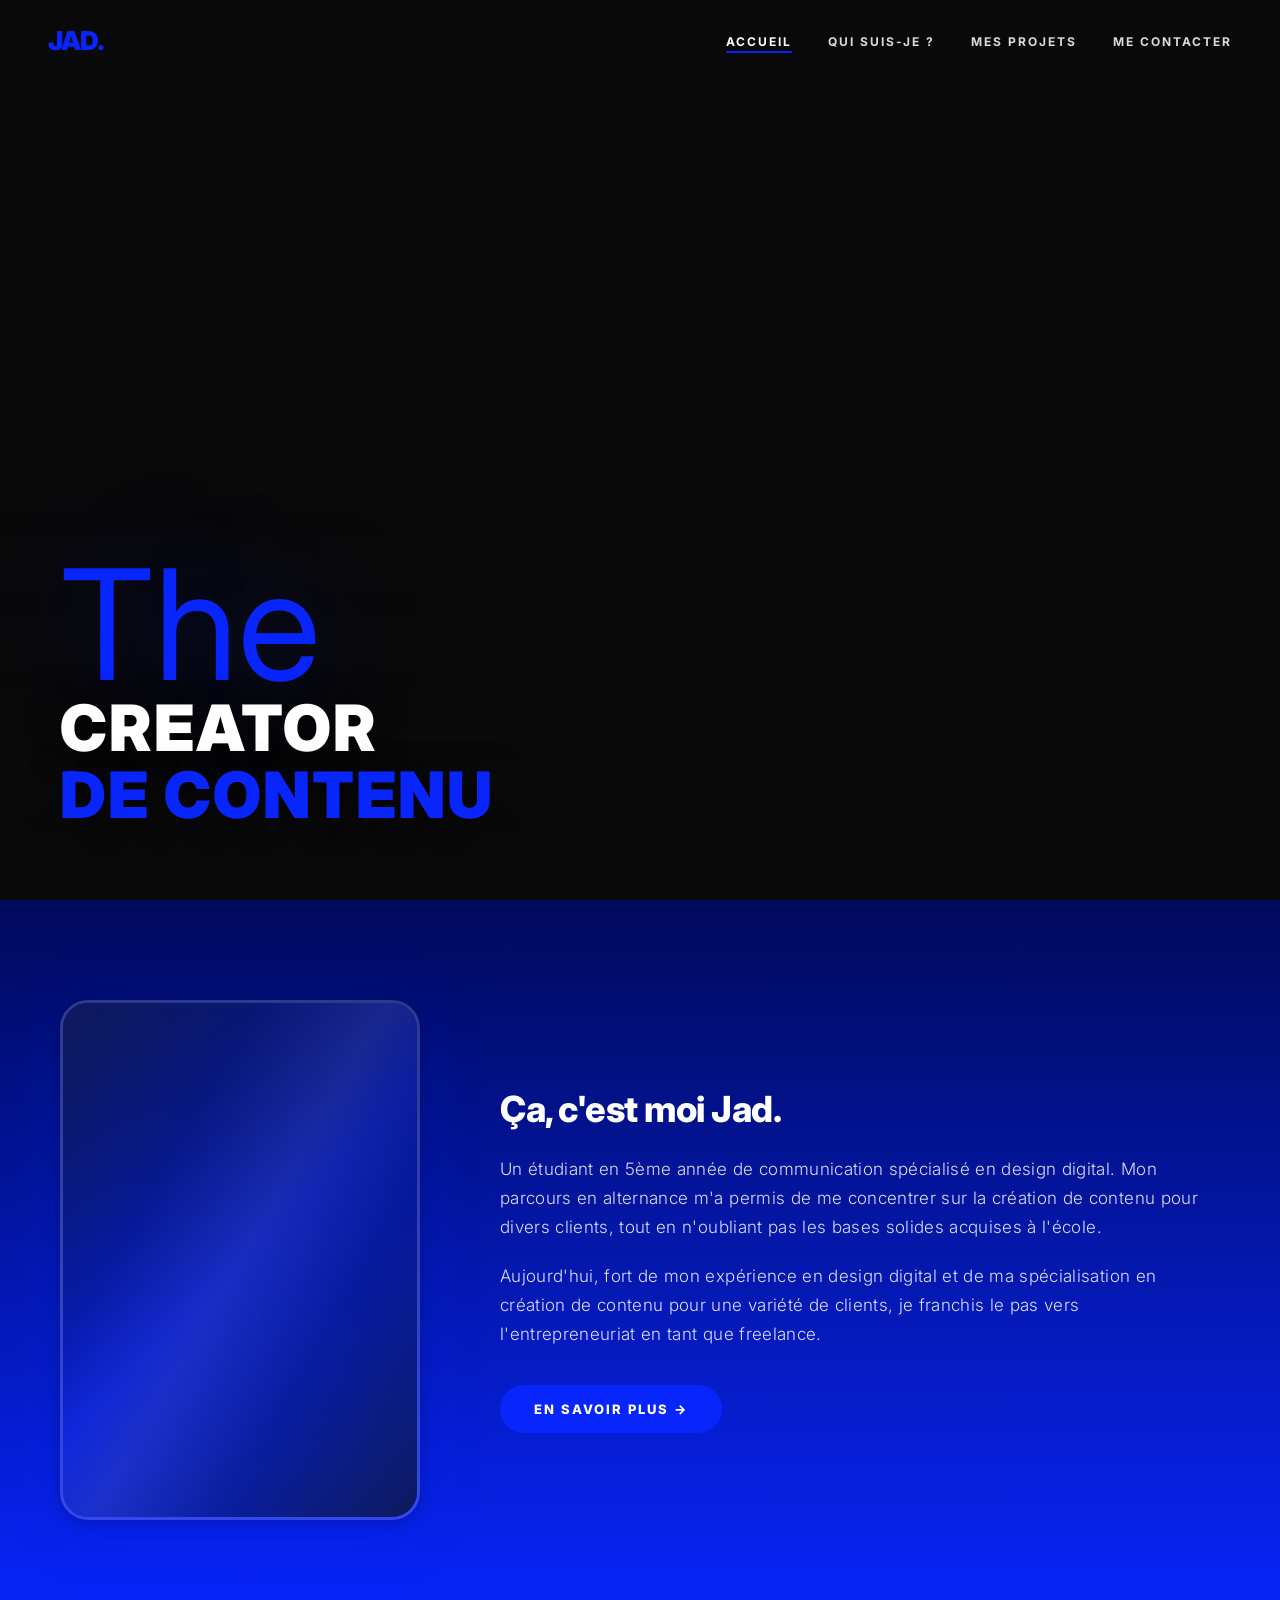
<file: index.html>
<!DOCTYPE html>
<html lang="fr">
<head>
  <meta charset="UTF-8" />
  <meta name="viewport" content="width=device-width, initial-scale=1.0" />
  <title>Jad — CREATor de CONTENU</title>
  <link rel="stylesheet" href="style.css" />
  <link rel="preconnect" href="https://fonts.googleapis.com" />
  <link rel="preconnect" href="https://fonts.gstatic.com" crossorigin />
  <link href="https://fonts.googleapis.com/css2?family=Inter:wght@300;400;700;800;900&display=swap" rel="stylesheet" />
</head>
<body>

  <!-- NAV -->
  <nav class="navbar" id="navbar">
    <div class="nav-logo">JAD.</div>
    <ul class="nav-links">
      <li><a href="index.html" class="active">Accueil</a></li>
      <li><a href="about.html">Qui suis-je ?</a></li>
      <li><a href="projects.html">Mes projets</a></li>
      <li><a href="contact.html">Me contacter</a></li>
    </ul>
  </nav>

  <!-- HERO -->
  <section class="hero">
    <!-- TIKTOK / INSTA EMBED GRID -->
    <div class="hero-grid" id="heroGrid">

      <div class="hero-cell tall" style="--delay:0s">
        <blockquote class="tiktok-embed" cite="https://www.tiktok.com/@tiktok/video/6718335390845095173"
          data-video-id="6718335390845095173" style="max-width:100%;min-width:0;">
          <section></section>
        </blockquote>
      </div>

      <div class="hero-cell" style="--delay:0.08s">
        <blockquote class="instagram-media"
          data-instgrm-permalink="https://www.instagram.com/p/C0000000001/"
          data-instgrm-version="14"
          style="width:100%;">
        </blockquote>
      </div>

      <div class="hero-cell" style="--delay:0.16s">
        <blockquote class="tiktok-embed" cite="https://www.tiktok.com/@tiktok/video/6745656850688466177"
          data-video-id="6745656850688466177" style="max-width:100%;min-width:0;">
          <section></section>
        </blockquote>
      </div>

      <div class="hero-cell tall" style="--delay:0.24s">
        <blockquote class="instagram-media"
          data-instgrm-permalink="https://www.instagram.com/p/C0000000002/"
          data-instgrm-version="14"
          style="width:100%;">
        </blockquote>
      </div>

      <div class="hero-cell" style="--delay:0.32s">
        <blockquote class="tiktok-embed" cite="https://www.tiktok.com/@tiktok/video/6950501452922954501"
          data-video-id="6950501452922954501" style="max-width:100%;min-width:0;">
          <section></section>
        </blockquote>
      </div>

      <div class="hero-cell" style="--delay:0.4s">
        <blockquote class="instagram-media"
          data-instgrm-permalink="https://www.instagram.com/p/C0000000003/"
          data-instgrm-version="14"
          style="width:100%;">
        </blockquote>
      </div>

      <div class="hero-cell tall" style="--delay:0.48s">
        <blockquote class="tiktok-embed" cite="https://www.tiktok.com/@tiktok/video/7106594312292453634"
          data-video-id="7106594312292453634" style="max-width:100%;min-width:0;">
          <section></section>
        </blockquote>
      </div>

      <div class="hero-cell" style="--delay:0.56s">
        <blockquote class="instagram-media"
          data-instgrm-permalink="https://www.instagram.com/p/C0000000004/"
          data-instgrm-version="14"
          style="width:100%;">
        </blockquote>
      </div>

    </div>

    <!-- DARK OVERLAY -->
    <div class="hero-overlay-dark"></div>

    <!-- HERO TEXT -->
    <div class="hero-text">
      <span class="hero-the">The</span>
      <h1 class="hero-title">CREATOR<br /><em>DE CONTENU</em></h1>
    </div>
  </section>

  <!-- ABOUT TEASER -->
  <section class="about-teaser">
    <div class="about-teaser-inner">
      <div class="about-portrait">
        <div class="portrait-frame">
          <div class="ph-img portrait-ph"></div>
        </div>
      </div>
      <div class="about-copy">
        <p class="about-tag">Ça, c'est moi Jad.</p>
        <p class="about-body">Un étudiant en 5ème année de communication spécialisé en design digital. Mon parcours en alternance m'a permis de me concentrer sur la création de contenu pour divers clients, tout en n'oubliant pas les bases solides acquises à l'école.</p>
        <p class="about-body">Aujourd'hui, fort de mon expérience en design digital et de ma spécialisation en création de contenu pour une variété de clients, je franchis le pas vers l'entrepreneuriat en tant que freelance.</p>
        <a href="about.html" class="btn-blue">En savoir plus →</a>
      </div>
    </div>
  </section>

  <!-- TikTok embed script -->
  <script async src="https://www.tiktok.com/embed.js"></script>
  <!-- Instagram embed script -->
  <script async src="//www.instagram.com/embed.js"></script>
  <script src="main.js"></script>
</body>
</html>
</file>
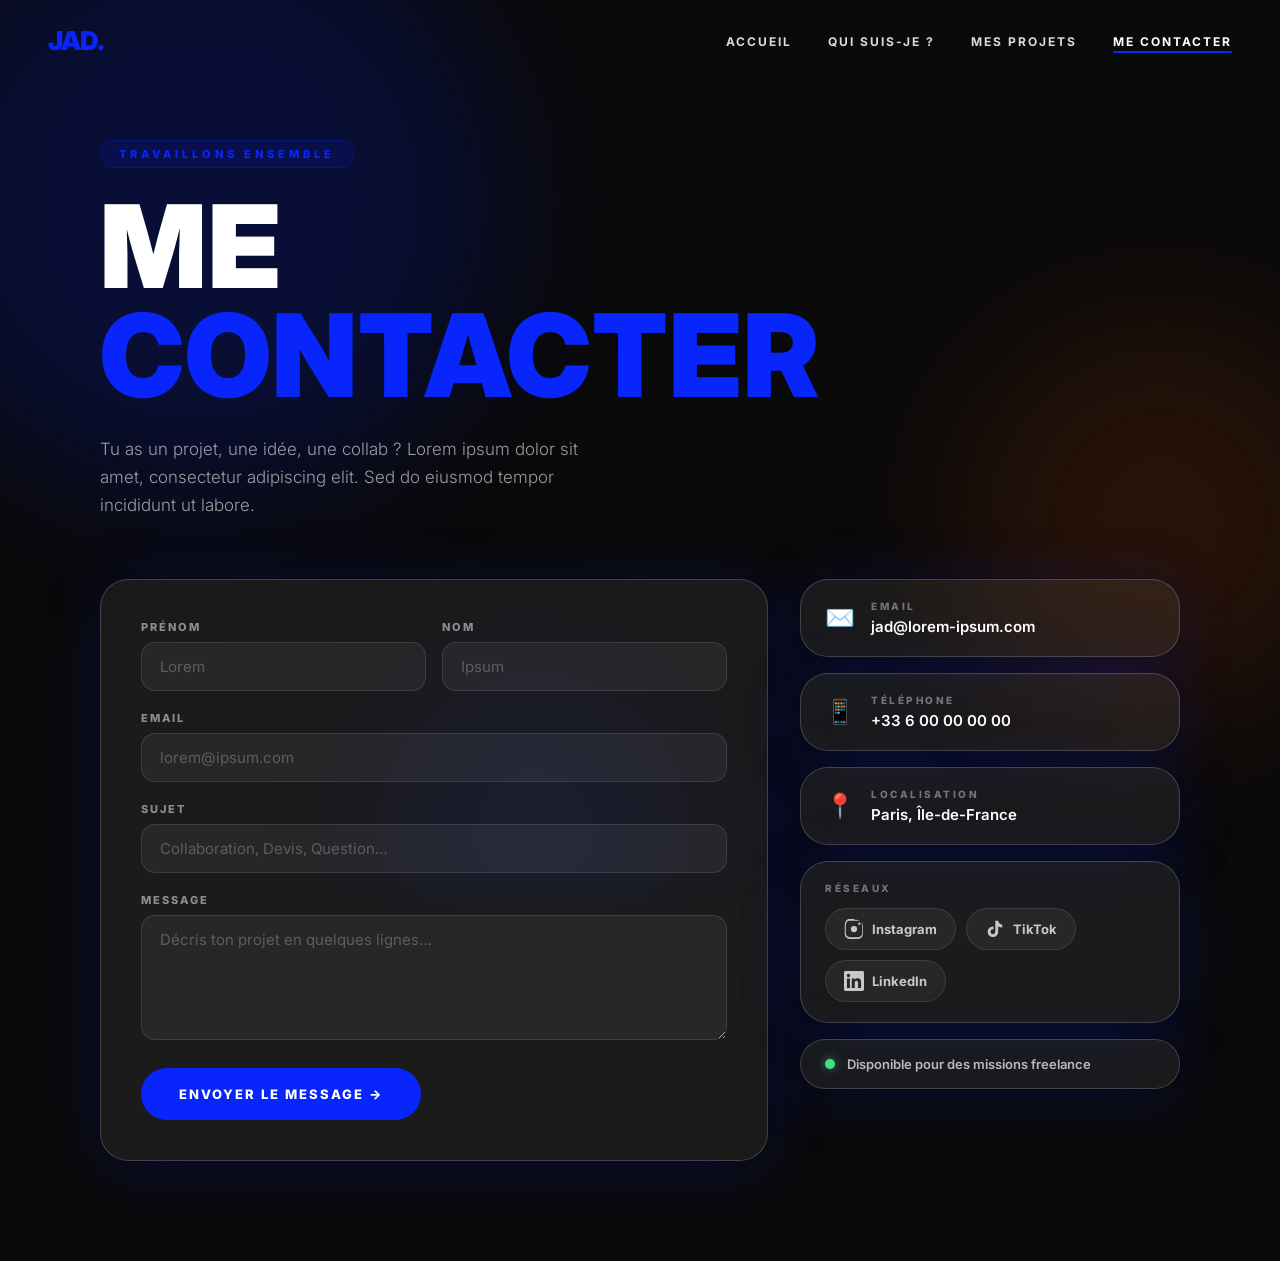
<file: contact.html>
<!DOCTYPE html>
<html lang="fr">
<head>
  <meta charset="UTF-8" />
  <meta name="viewport" content="width=device-width, initial-scale=1.0" />
  <title>Me contacter — Jad</title>
  <link rel="stylesheet" href="style.css" />
  <link href="https://fonts.googleapis.com/css2?family=Inter:wght@300;400;700;800;900&display=swap" rel="stylesheet" />
</head>
<body class="page-contact">

  <nav class="navbar" id="navbar">
    <div class="nav-logo">JAD.</div>
    <ul class="nav-links">
      <li><a href="index.html">Accueil</a></li>
      <li><a href="about.html">Qui suis-je ?</a></li>
      <li><a href="projects.html">Mes projets</a></li>
      <li><a href="contact.html" class="active">Me contacter</a></li>
    </ul>
  </nav>

  <!-- CONTACT BG -->
  <div class="contact-bg">
    <div class="contact-bg-blob blob1"></div>
    <div class="contact-bg-blob blob2"></div>
    <div class="contact-bg-blob blob3"></div>
  </div>

  <main class="contact-main">

    <!-- HEADER -->
    <div class="contact-header">
      <span class="contact-eyebrow">Travaillons ensemble</span>
      <h1 class="contact-title">Me<br/><em>contacter</em></h1>
      <p class="contact-intro">Tu as un projet, une idée, une collab ? Lorem ipsum dolor sit amet, consectetur adipiscing elit. Sed do eiusmod tempor incididunt ut labore.</p>
    </div>

    <!-- GRID -->
    <div class="contact-grid">

      <!-- FORM -->
      <div class="contact-form-wrap glass-panel">
        <form class="contact-form" id="contactForm">
          <div class="form-row">
            <div class="form-group">
              <label for="fname">Prénom</label>
              <input type="text" id="fname" name="fname" placeholder="Lorem" required />
            </div>
            <div class="form-group">
              <label for="lname">Nom</label>
              <input type="text" id="lname" name="lname" placeholder="Ipsum" required />
            </div>
          </div>
          <div class="form-group">
            <label for="email">Email</label>
            <input type="email" id="email" name="email" placeholder="lorem@ipsum.com" required />
          </div>
          <div class="form-group">
            <label for="subject">Sujet</label>
            <input type="text" id="subject" name="subject" placeholder="Collaboration, Devis, Question…" />
          </div>
          <div class="form-group">
            <label for="message">Message</label>
            <textarea id="message" name="message" rows="5" placeholder="Décris ton projet en quelques lignes…" required></textarea>
          </div>
          <button type="submit" class="btn-blue contact-submit">Envoyer le message →</button>
        </form>
      </div>

      <!-- SIDEBAR INFOS -->
      <div class="contact-sidebar">

        <div class="contact-info-card glass-panel">
          <span class="contact-info-icon">✉️</span>
          <div>
            <p class="contact-info-label">Email</p>
            <a href="mailto:jad@lorem-ipsum.com" class="contact-info-val">jad@lorem-ipsum.com</a>
          </div>
        </div>

        <div class="contact-info-card glass-panel">
          <span class="contact-info-icon">📱</span>
          <div>
            <p class="contact-info-label">Téléphone</p>
            <a href="tel:+33600000000" class="contact-info-val">+33 6 00 00 00 00</a>
          </div>
        </div>

        <div class="contact-info-card glass-panel">
          <span class="contact-info-icon">📍</span>
          <div>
            <p class="contact-info-label">Localisation</p>
            <span class="contact-info-val">Paris, Île-de-France</span>
          </div>
        </div>

        <div class="contact-socials glass-panel">
          <p class="contact-info-label">Réseaux</p>
          <div class="socials-row">
            <a href="https://www.instagram.com/" class="social-btn" target="_blank" rel="noopener">
              <svg viewBox="0 0 24 24" fill="currentColor" width="20" height="20"><path d="M12 2.163c3.204 0 3.584.012 4.85.07 1.366.062 2.633.334 3.608 1.308.975.975 1.246 2.242 1.308 3.608.058 1.266.07 1.646.07 4.85s-.012 3.584-.07 4.85c-.062 1.366-.334 2.633-1.308 3.608-.975.975-2.242 1.246-3.608 1.308-1.266.058-1.646.07-4.85.07s-3.584-.012-4.85-.07c-1.366-.062-2.633-.334-3.608-1.308-.975-.975-1.246-2.242-1.308-3.608C2.175 15.584 2.163 15.204 2.163 12s.012-3.584.07-4.85c.062-1.366.334-2.633 1.308-3.608C4.516 2.497 5.783 2.225 7.15 2.163 8.416 2.105 8.796 2.163 12 2.163zm0-2.163c-3.259 0-3.667.014-4.947.072-1.628.074-3.078.558-4.195 1.676C1.741 2.865 1.257 4.315 1.183 5.943.925 7.223.911 7.631.911 12c0 4.369.014 4.777.072 6.057.074 1.628.558 3.078 1.676 4.195 1.117 1.117 2.567 1.602 4.195 1.676 1.28.058 1.688.072 4.947.072s3.667-.014 4.947-.072c1.628-.074 3.078-.558 4.195-1.676 1.117-1.117 1.602-2.567 1.676-4.195.058-1.28.072-1.688.072-4.947s-.014-3.667-.072-4.947c-.074-1.628-.558-3.078-1.676-4.195C19.025 1.741 17.575 1.257 15.947 1.183 14.667.925 14.259.911 12 .911z"/><circle cx="12" cy="12" r="3.75"/><circle cx="18.406" cy="5.594" r="1.44"/></svg>
              Instagram
            </a>
            <a href="https://www.tiktok.com/" class="social-btn" target="_blank" rel="noopener">
              <svg viewBox="0 0 24 24" fill="currentColor" width="20" height="20"><path d="M19.59 6.69a4.83 4.83 0 01-3.77-4.25V2h-3.45v13.67a2.89 2.89 0 01-2.88 2.5 2.89 2.89 0 01-2.89-2.89 2.89 2.89 0 012.89-2.89c.28 0 .54.04.79.1V9.01a6.33 6.33 0 00-.79-.05 6.34 6.34 0 00-6.34 6.34 6.34 6.34 0 006.34 6.34 6.34 6.34 0 006.33-6.34V8.69a8.28 8.28 0 004.84 1.54V6.78a4.85 4.85 0 01-1.07-.09z"/></svg>
              TikTok
            </a>
            <a href="https://www.linkedin.com/" class="social-btn" target="_blank" rel="noopener">
              <svg viewBox="0 0 24 24" fill="currentColor" width="20" height="20"><path d="M20.447 20.452h-3.554v-5.569c0-1.328-.027-3.037-1.852-3.037-1.853 0-2.136 1.445-2.136 2.939v5.667H9.351V9h3.414v1.561h.046c.477-.9 1.637-1.85 3.37-1.85 3.601 0 4.267 2.37 4.267 5.455v6.286zM5.337 7.433a2.062 2.062 0 01-2.063-2.065 2.064 2.064 0 112.063 2.065zm1.782 13.019H3.555V9h3.564v11.452zM22.225 0H1.771C.792 0 0 .774 0 1.729v20.542C0 23.227.792 24 1.771 24h20.451C23.2 24 24 23.227 24 22.271V1.729C24 .774 23.2 0 22.222 0h.003z"/></svg>
              LinkedIn
            </a>
          </div>
        </div>

        <div class="contact-avail glass-panel">
          <span class="avail-dot"></span>
          <span class="avail-text">Disponible pour des missions freelance</span>
        </div>

      </div>
    </div>
  </main>

  <script src="main.js"></script>
</body>
</html>
</file>
<file: style.css>
/* ===========================
   TOKENS
=========================== */
:root {
  --blue: #0825FC;
  --blue-light: rgba(8,37,252,0.42);
  --blue-dark: #00087A;
  --blue-glow: rgba(8,37,252,0.35);
  --orange: #FA5501;
  --orange-light: rgba(245,74,0,0.48);
  --white: #FFFFFF;
  --black: #0A0A0A;
  /* Glass tokens */
  --glass-fill: rgba(8,37,252,0.08);
  --glass-fill-mid: rgba(255,255,255,0.07);
  --glass-fill-strong: rgba(255,255,255,0.11);
  --glass-stroke: rgba(255,255,255,0.18);
  --glass-stroke-soft: rgba(255,255,255,0.10);
  --glass-blur: 18px;
  --radius-card: 28px;
  --radius-pill: 999px;
  --nav-h: 80px;
  --font-display: 'Rockness', 'Inter', cursive;
  --font-head: 'MODERNIZ', 'Inter', sans-serif;
  --font-body: 'Agrandir', 'Inter', sans-serif;
  --shadow-card: 0 4px 48px rgba(0,0,0,0.28);
  --shadow-glass: 0 8px 64px rgba(8,37,252,0.18), 0 2px 16px rgba(0,0,0,0.25);
}

/* ===========================
   RESET
=========================== */
*, *::before, *::after { box-sizing: border-box; margin: 0; padding: 0; }
html { scroll-behavior: smooth; }
body {
  background: var(--black);
  color: var(--white);
  font-family: var(--font-body);
  overflow-x: hidden;
}
a { text-decoration: none; color: inherit; }
ul { list-style: none; }

/* ===========================
   PLACEHOLDER IMAGES
=========================== */
.ph-img {
  width: 100%;
  height: 100%;
  background: linear-gradient(135deg, #0d1a5c 0%, #0825fc33 50%, #0d1a5c 100%);
  border-radius: inherit;
  position: relative;
  overflow: hidden;
}
.ph-img::after {
  content: '';
  position: absolute;
  inset: 0;
  background: linear-gradient(120deg, transparent 30%, rgba(255,255,255,0.08) 50%, transparent 70%);
  animation: shimmer 2.2s infinite;
}
@keyframes shimmer {
  0% { transform: translateX(-100%); }
  100% { transform: translateX(100%); }
}
.orange-ph {
  background: linear-gradient(135deg, #3a1000 0%, #fa550133 50%, #3a1000 100%);
}

/* ===========================
   NAVBAR
=========================== */
.navbar {
  position: fixed;
  top: 0; left: 0; right: 0;
  height: var(--nav-h);
  display: flex;
  align-items: center;
  justify-content: space-between;
  padding: 0 48px;
  z-index: 200;
  background: transparent;
  transition: background 0.4s, backdrop-filter 0.4s, border-color 0.4s;
}
.navbar.scrolled {
  background: rgba(10,10,10,0.72);
  backdrop-filter: blur(var(--glass-blur));
  -webkit-backdrop-filter: blur(var(--glass-blur));
  border-bottom: 1px solid var(--glass-stroke-soft);
}
.nav-logo {
  font-size: 26px;
  font-weight: 900;
  color: var(--blue);
  letter-spacing: -1px;
}
.nav-links {
  display: flex;
  gap: 36px;
}
.nav-links a {
  font-size: 12px;
  font-weight: 700;
  letter-spacing: 2px;
  text-transform: uppercase;
  color: rgba(255,255,255,0.85);
  transition: color 0.2s;
  position: relative;
}
.nav-links a::after {
  content: '';
  position: absolute;
  bottom: -4px; left: 0; right: 0;
  height: 2px;
  background: var(--blue);
  transform: scaleX(0);
  transform-origin: left;
  transition: transform 0.25s ease;
  border-radius: 2px;
}
.nav-links a.active::after,
.nav-links a:hover::after { transform: scaleX(1); }
.nav-links a.active, .nav-links a:hover { color: var(--white); }

/* ===========================
   VIDEO BG
=========================== */
.hero-video-wrap,
.page-hero-video-wrap,
.projects-video-wrap {
  position: absolute;
  inset: 0;
  overflow: hidden;
  z-index: 0;
}
.hero-video {
  width: 100%;
  height: 100%;
  object-fit: cover;
  filter: brightness(0.45);
}
.hero-overlay { position: absolute; inset: 0; background: rgba(8,37,252,0.08); mix-blend-mode: multiply; }
.hero-overlay.dark { background: rgba(0,0,0,0.55); mix-blend-mode: normal; }

/* ===========================
   HERO — ACCUEIL
=========================== */
.hero {
  position: relative;
  width: 100%;
  height: 100vh;
  min-height: 700px;
  overflow: hidden;
  display: flex;
  align-items: flex-end;
  background: var(--black);
}

/* EMBED GRID */
.hero-grid {
  position: absolute;
  inset: 0;
  z-index: 1;
  display: grid;
  grid-template-columns: repeat(4, 1fr);
  grid-auto-rows: 1fr;
  gap: 8px;
  padding: var(--nav-h) 8px 8px;
  pointer-events: none;
  overflow: hidden;
}
.hero-cell {
  border-radius: 18px;
  overflow: hidden;
  animation: fadeUp 0.9s ease both;
  animation-delay: var(--delay);
  pointer-events: none;
  min-height: 0;
}
.hero-cell.tall { grid-row: span 2; }
.hero-cell > blockquote {
  width: 100% !important;
  min-width: 0 !important;
  max-width: 100% !important;
  height: 100% !important;
  margin: 0 !important;
  border: none !important;
  border-radius: 18px !important;
  overflow: hidden !important;
  transform: scale(1.02);
}

/* DARK GRADIENT OVERLAY */
.hero-overlay-dark {
  position: absolute;
  inset: 0;
  z-index: 2;
  background: linear-gradient(
    to bottom,
    rgba(10,10,10,0.45) 0%,
    rgba(10,10,10,0.15) 35%,
    rgba(10,10,10,0.55) 70%,
    rgba(10,10,10,0.92) 100%
  );
  pointer-events: none;
}

/* HERO TEXT */
.hero-text {
  position: relative;
  z-index: 3;
  padding: 0 60px 72px;
  pointer-events: none;
}
.hero-the {
  display: block;
  font-family: var(--font-display);
  font-size: clamp(80px, 12vw, 180px);
  font-weight: 400;
  color: var(--blue);
  line-height: 0.9;
  text-shadow: 0 0 120px var(--blue-glow);
}
.hero-title {
  font-family: var(--font-head);
  font-size: clamp(36px, 5vw, 72px);
  font-weight: 900;
  text-transform: uppercase;
  letter-spacing: 2px;
  color: var(--white);
  line-height: 1.05;
  text-shadow: 0 4px 32px rgba(0,0,0,0.5);
}
.hero-title em {
  font-style: normal;
  color: var(--blue);
}

@keyframes fadeUp {
  from { opacity: 0; transform: translateY(28px); }
  to   { opacity: 1; transform: translateY(0); }
}

/* ===========================
   ABOUT TEASER
=========================== */
.about-teaser {
  background: linear-gradient(180deg, #000a5c 0%, var(--blue) 100%);
  padding: 100px 60px;
}
.about-teaser-inner {
  max-width: 1200px;
  margin: 0 auto;
  display: grid;
  grid-template-columns: 360px 1fr;
  gap: 80px;
  align-items: center;
}
.portrait-frame {
  width: 360px;
  height: 520px;
  border-radius: var(--radius-card);
  overflow: hidden;
  border: 3px solid var(--glass-stroke);
  box-shadow: var(--shadow-glass);
}
.portrait-ph { border-radius: 0; }
.about-tag {
  font-size: 36px;
  font-weight: 800;
  color: var(--white);
  margin-bottom: 24px;
  letter-spacing: -0.5px;
}
.about-body {
  font-size: 17px;
  font-weight: 300;
  color: rgba(255,255,255,0.85);
  line-height: 1.7;
  letter-spacing: 0.02em;
  margin-bottom: 20px;
}

/* ===========================
   BUTTONS
=========================== */
.btn-blue {
  display: inline-block;
  margin-top: 16px;
  padding: 14px 32px;
  background: var(--blue);
  color: var(--white);
  font-weight: 800;
  font-size: 13px;
  letter-spacing: 2px;
  text-transform: uppercase;
  border-radius: var(--radius-pill);
  border: 2px solid transparent;
  transition: background 0.2s, color 0.2s, border-color 0.2s, box-shadow 0.2s;
  cursor: pointer;
  font-family: var(--font-body);
}
.btn-blue:hover {
  background: transparent;
  color: var(--blue);
  border-color: var(--blue);
  box-shadow: 0 0 24px var(--blue-glow);
}
.btn-blue.small { padding: 9px 22px; font-size: 11px; margin-top: 12px; }
.btn-orange {
  display: inline-block;
  margin-top: 16px;
  padding: 14px 32px;
  background: var(--orange);
  color: var(--white);
  font-weight: 800;
  font-size: 13px;
  letter-spacing: 2px;
  text-transform: uppercase;
  border-radius: var(--radius-pill);
  border: 2px solid transparent;
  transition: background 0.2s, color 0.2s, border-color 0.2s;
  cursor: pointer;
  font-family: var(--font-body);
}
.btn-orange.small { padding: 9px 22px; font-size: 11px; margin-top: 12px; }
.btn-orange:hover { background: transparent; color: var(--orange); border-color: var(--orange); }

/* ===========================
   PAGE HERO (about)
=========================== */
.page-about { background: var(--black); }
.page-hero {
  position: relative;
  height: 60vh;
  min-height: 420px;
  display: flex;
  align-items: flex-end;
  background: var(--black);
  overflow: hidden;
}
.page-hero-text { position: relative; z-index: 2; padding: 0 60px 60px; }
.page-eyebrow {
  font-family: var(--font-display);
  font-size: clamp(30px, 5vw, 72px);
  color: var(--blue);
  font-weight: 400;
  line-height: 1;
  margin-bottom: 8px;
}
.page-big-title {
  font-family: var(--font-head);
  font-size: clamp(48px, 7vw, 100px);
  font-weight: 900;
  text-transform: uppercase;
  color: var(--white);
  line-height: 0.95;
  letter-spacing: 1px;
}

/* ===========================
   TIMELINE
=========================== */
.timeline { padding: 0; }

.timeline-block {
  padding: 72px 60px;
  display: grid;
  grid-template-columns: 1fr 1fr;
  gap: 48px;
  align-items: start;
}
.timeline-block.blue {
  background: linear-gradient(160deg, var(--blue-dark) 0%, var(--blue) 100%);
}
.timeline-block.orange {
  background: linear-gradient(160deg, #C43500 0%, var(--orange) 100%);
}

/* LEFT column: age label stacked above text */
.tl-left {
  display: flex;
  flex-direction: column;
  gap: 0;
}

.tl-age {
  font-family: var(--font-display);
  font-size: clamp(52px, 6vw, 96px);
  font-weight: 400;
  color: rgba(255,255,255,0.22);
  line-height: 1;
  white-space: nowrap;
  margin-bottom: 20px;
  letter-spacing: -2px;
}
.tl-age span {
  display: block;
  font-family: var(--font-body);
  font-size: 11px;
  font-weight: 700;
  color: rgba(255,255,255,0.4);
  letter-spacing: 4px;
  text-transform: uppercase;
  margin-top: 4px;
}

.tl-title {
  font-family: var(--font-display);
  font-size: clamp(26px, 3vw, 44px);
  font-weight: 400;
  color: var(--white);
  margin-bottom: 18px;
  line-height: 1.1;
}
.timeline-block.orange .tl-title { color: rgba(255,255,255,0.95); }

.tl-content p {
  font-size: 16px;
  font-weight: 300;
  color: rgba(255,255,255,0.80);
  line-height: 1.7;
  letter-spacing: 0.02em;
}

/* RIGHT column: photo grid */
.tl-photos {
  display: grid;
  grid-template-columns: 1fr 1fr;
  gap: 10px;
}
.tl-photo {
  border-radius: 20px;
  overflow: hidden;
  aspect-ratio: 4/5;
  box-shadow: var(--shadow-card);
}
.tl-photo.tall { grid-row: span 2; }
.tl-photo.wide { grid-column: span 2; aspect-ratio: 16/7; }
.tl-photo .ph-img { border-radius: 0; }

/* ===========================
   PROJECTS PAGE
=========================== */
.projects-video-wrap { position: fixed; inset: 0; z-index: -1; }
.projects-hero {
  position: relative;
  z-index: 1;
  padding: calc(var(--nav-h) + 80px) 60px 60px;
  min-height: 60vh;
  display: flex;
  flex-direction: column;
  justify-content: flex-end;
}
.projects-big-title {
  font-family: var(--font-display);
  font-size: clamp(80px, 14vw, 220px);
  font-weight: 400;
  color: var(--blue);
  line-height: 0.88;
  text-shadow: 0 0 120px var(--blue-glow);
}
.projects-big-title em { font-style: normal; color: var(--white); }
.projects-sub {
  font-size: 13px;
  font-weight: 700;
  letter-spacing: 4px;
  text-transform: uppercase;
  color: rgba(255,255,255,0.5);
  margin-top: 20px;
}

/* GLASS CARDS GRID */
.projects-grid {
  position: relative;
  z-index: 1;
  display: grid;
  grid-template-columns: repeat(2, 1fr);
  gap: 28px;
  padding: 60px;
  background: rgba(10,10,10,0.35);
  backdrop-filter: blur(4px);
}
.glass-card {
  border-radius: var(--radius-card);
  overflow: hidden;
  background: var(--glass-fill-mid);
  border: 1px solid var(--glass-stroke);
  backdrop-filter: blur(var(--glass-blur));
  -webkit-backdrop-filter: blur(var(--glass-blur));
  box-shadow: var(--shadow-glass);
  transition: transform 0.35s cubic-bezier(.22,.68,0,1.2), box-shadow 0.35s;
  cursor: pointer;
}
.glass-card:hover {
  transform: translateY(-6px) scale(1.01);
  box-shadow: 0 24px 80px rgba(8,37,252,0.28), 0 2px 16px rgba(0,0,0,0.3);
  border-color: rgba(8,37,252,0.45);
}
.orange-card:hover { box-shadow: 0 24px 80px rgba(250,85,1,0.28); border-color: rgba(250,85,1,0.4); }

.pcard-thumb {
  position: relative;
  height: 300px;
  overflow: hidden;
  background: rgba(0,0,0,0.4);
  display: flex;
  align-items: center;
  justify-content: center;
}
.pcard-ph { position: absolute; inset: 0; border-radius: 0; }
.pcard-overlay {
  position: absolute;
  inset: 0;
  z-index: 2;
  background: var(--blue-light);
  mix-blend-mode: multiply;
  opacity: 0.7;
}
.orange-overlay { background: var(--orange-light); }
.pcard-play-btn {
  position: relative;
  z-index: 3;
  width: 64px; height: 64px;
  border-radius: 50%;
  background: var(--glass-fill-strong);
  border: 1.5px solid var(--glass-stroke);
  backdrop-filter: blur(10px);
  display: flex; align-items: center; justify-content: center;
  font-size: 22px;
  color: var(--white);
  transition: transform 0.2s, background 0.2s;
}
.glass-card:hover .pcard-play-btn {
  transform: scale(1.12);
  background: var(--blue);
}
.pcard-info { padding: 24px 28px 32px; }
.pcard-tag {
  display: inline-block;
  font-size: 10px;
  font-weight: 800;
  letter-spacing: 3px;
  text-transform: uppercase;
  color: var(--blue);
  margin-bottom: 8px;
  background: rgba(8,37,252,0.12);
  padding: 4px 12px;
  border-radius: var(--radius-pill);
  border: 1px solid rgba(8,37,252,0.22);
}
.orange-tag { color: var(--orange); background: rgba(250,85,1,0.12); border-color: rgba(250,85,1,0.22); }
.pcard-title {
  font-family: var(--font-head);
  font-size: 26px;
  font-weight: 900;
  color: var(--white);
  margin-bottom: 8px;
  margin-top: 4px;
}
.pcard-desc {
  font-size: 14px;
  font-weight: 300;
  color: rgba(255,255,255,0.65);
  line-height: 1.6;
}

/* MADI3CH CARD SPECIAL */
.madi3ch-thumb {
  background: linear-gradient(135deg, #3a1000 0%, #7a2500 50%, #3a1000 100%);
  display: flex; align-items: center; justify-content: center;
  flex-direction: column;
  gap: 8px;
}
.madi3ch-logo-wrap { text-align: center; z-index: 2; position: relative; }
.madi3ch-logo {
  display: block;
  font-family: var(--font-head);
  font-size: 48px;
  font-weight: 900;
  color: var(--white);
  letter-spacing: 2px;
  text-shadow: 0 0 40px rgba(250,85,1,0.6);
}
.madi3ch-logo.large { font-size: 64px; }
.madi3ch-subtitle {
  display: block;
  font-size: 18px;
  color: rgba(255,255,255,0.5);
  letter-spacing: 4px;
  font-weight: 300;
}
.madi3ch-subtitle.large { font-size: 22px; }
.madi3ch-tags { display: flex; flex-wrap: wrap; gap: 8px; margin-top: 14px; }
.badge {
  font-size: 10px;
  font-weight: 700;
  letter-spacing: 1.5px;
  text-transform: uppercase;
  color: rgba(255,255,255,0.7);
  background: rgba(255,255,255,0.08);
  border: 1px solid rgba(255,255,255,0.14);
  padding: 4px 12px;
  border-radius: var(--radius-pill);
}

/* ===========================
   MODAL EMBED
=========================== */
.embed-modal {
  position: fixed;
  inset: 0;
  z-index: 500;
  display: none;
  align-items: center;
  justify-content: center;
  pointer-events: none;
}
.embed-modal.open {
  display: flex;
  pointer-events: all;
}
.embed-modal-backdrop {
  position: absolute;
  inset: 0;
  background: rgba(0,0,0,0.72);
  backdrop-filter: blur(6px);
  cursor: pointer;
  animation: fadeIn 0.25s ease;
}
.embed-modal-box {
  position: relative;
  z-index: 2;
  width: min(420px, 92vw);
  border-radius: var(--radius-card);
  overflow: hidden;
  animation: scaleIn 0.3s cubic-bezier(.22,.68,0,1.2);
}
.glass-modal {
  background: rgba(15,20,50,0.72);
  border: 1px solid var(--glass-stroke);
  backdrop-filter: blur(28px);
  -webkit-backdrop-filter: blur(28px);
  box-shadow: 0 32px 120px rgba(8,37,252,0.25), 0 4px 24px rgba(0,0,0,0.5);
}
.embed-close {
  position: absolute;
  top: 14px; right: 14px;
  z-index: 10;
  width: 36px; height: 36px;
  border-radius: 50%;
  border: 1px solid var(--glass-stroke);
  background: var(--glass-fill-mid);
  backdrop-filter: blur(8px);
  color: var(--white);
  font-size: 14px;
  cursor: pointer;
  display: flex; align-items: center; justify-content: center;
  transition: background 0.2s;
}
.embed-close:hover { background: rgba(255,255,255,0.18); }
.embed-content {
  display: flex;
  justify-content: center;
  padding: 8px;
}
.embed-content iframe,
.embed-content blockquote {
  width: 100% !important;
  max-width: 100% !important;
  min-width: 0 !important;
  border-radius: 20px !important;
  overflow: hidden;
  border: none !important;
}

/* Madi3ch modal */
.madi3ch-modal { width: min(820px, 94vw); }
.madi3ch-modal-content { padding: 40px; }
.madi3ch-modal-header {
  display: flex; flex-direction: column; align-items: center;
  gap: 6px; margin-bottom: 36px;
  padding-bottom: 28px;
  border-bottom: 1px solid var(--glass-stroke-soft);
}
.madi3ch-modal-body {
  display: grid;
  grid-template-columns: 1fr 1fr;
  gap: 40px;
}
.madi3ch-col h3 {
  font-family: var(--font-head);
  font-size: 16px;
  font-weight: 900;
  letter-spacing: 2px;
  text-transform: uppercase;
  color: var(--orange);
  margin-bottom: 16px;
}
.madi3ch-col p {
  font-size: 14px;
  color: rgba(255,255,255,0.72);
  line-height: 1.7;
  margin-bottom: 14px;
}
.madi3ch-list { padding-left: 0; list-style: none; }
.madi3ch-list li {
  font-size: 14px;
  color: rgba(255,255,255,0.8);
  padding: 8px 0;
  border-bottom: 1px solid var(--glass-stroke-soft);
  line-height: 1.5;
}
.madi3ch-stats {
  display: flex; gap: 12px; flex-wrap: wrap; margin-top: 24px;
}
.stat-pill {
  display: flex; flex-direction: column; align-items: center;
  padding: 12px 20px;
  background: var(--glass-fill-mid);
  border: 1px solid var(--glass-stroke);
  border-radius: var(--radius-card);
  backdrop-filter: blur(8px);
  min-width: 72px;
}
.stat-num { font-size: 28px; font-weight: 900; color: var(--white); line-height: 1; }
.stat-label { font-size: 10px; font-weight: 700; letter-spacing: 2px; color: rgba(255,255,255,0.45); text-transform: uppercase; margin-top: 4px; }
.orange-pill { border-color: rgba(250,85,1,0.3); }
.orange-pill .stat-num { color: var(--orange); }

@keyframes fadeIn { from { opacity: 0; } to { opacity: 1; } }
@keyframes scaleIn { from { opacity: 0; transform: scale(0.92); } to { opacity: 1; transform: scale(1); } }

/* ===========================
   CONTACT PAGE
=========================== */
.page-contact {
  background: var(--black);
  min-height: 100vh;
  overflow-x: hidden;
}
.contact-bg {
  position: fixed;
  inset: 0;
  z-index: 0;
  pointer-events: none;
  overflow: hidden;
}
.contact-bg-blob {
  position: absolute;
  border-radius: 50%;
  filter: blur(80px);
  opacity: 0.18;
}
.blob1 {
  width: 600px; height: 600px;
  background: var(--blue);
  top: -100px; left: -100px;
}
.blob2 {
  width: 400px; height: 400px;
  background: var(--orange);
  bottom: 20%; right: -80px;
  opacity: 0.12;
}
.blob3 {
  width: 300px; height: 300px;
  background: var(--blue);
  bottom: -80px; left: 30%;
  opacity: 0.1;
}
.contact-main {
  position: relative;
  z-index: 1;
  max-width: 1200px;
  margin: 0 auto;
  padding: calc(var(--nav-h) + 60px) 60px 100px;
}
.contact-header { margin-bottom: 60px; }
.contact-eyebrow {
  display: inline-block;
  font-size: 11px;
  font-weight: 800;
  letter-spacing: 4px;
  text-transform: uppercase;
  color: var(--blue);
  background: rgba(8,37,252,0.1);
  border: 1px solid rgba(8,37,252,0.25);
  padding: 6px 18px;
  border-radius: var(--radius-pill);
  margin-bottom: 24px;
}
.contact-title {
  font-family: var(--font-head);
  font-size: clamp(56px, 9vw, 120px);
  font-weight: 900;
  text-transform: uppercase;
  color: var(--white);
  line-height: 0.95;
  letter-spacing: 1px;
}
.contact-title em { font-style: normal; color: var(--blue); }
.contact-intro {
  margin-top: 24px;
  font-size: 17px;
  font-weight: 300;
  color: rgba(255,255,255,0.6);
  line-height: 1.65;
  max-width: 480px;
}
.contact-grid {
  display: grid;
  grid-template-columns: 1fr 380px;
  gap: 32px;
  align-items: start;
}

/* GLASS PANEL */
.glass-panel {
  background: var(--glass-fill-mid);
  border: 1px solid var(--glass-stroke);
  backdrop-filter: blur(var(--glass-blur));
  -webkit-backdrop-filter: blur(var(--glass-blur));
  border-radius: var(--radius-card);
  box-shadow: var(--shadow-glass);
}

/* FORM */
.contact-form-wrap { padding: 40px; }
.contact-form { display: flex; flex-direction: column; gap: 20px; }
.form-row { display: grid; grid-template-columns: 1fr 1fr; gap: 16px; }
.form-group { display: flex; flex-direction: column; gap: 8px; }
.form-group label {
  font-size: 11px;
  font-weight: 800;
  letter-spacing: 2px;
  text-transform: uppercase;
  color: rgba(255,255,255,0.5);
}
.form-group input,
.form-group textarea {
  background: rgba(255,255,255,0.06);
  border: 1px solid var(--glass-stroke-soft);
  border-radius: 14px;
  padding: 14px 18px;
  color: var(--white);
  font-size: 15px;
  font-family: var(--font-body);
  outline: none;
  transition: border-color 0.2s, background 0.2s, box-shadow 0.2s;
  resize: vertical;
}
.form-group input::placeholder,
.form-group textarea::placeholder { color: rgba(255,255,255,0.25); }
.form-group input:focus,
.form-group textarea:focus {
  border-color: rgba(8,37,252,0.6);
  background: rgba(8,37,252,0.08);
  box-shadow: 0 0 0 3px rgba(8,37,252,0.12);
}
.contact-submit { margin-top: 8px; align-self: flex-start; padding: 16px 36px; font-size: 13px; }

/* SIDEBAR */
.contact-sidebar { display: flex; flex-direction: column; gap: 16px; }
.contact-info-card {
  padding: 20px 24px;
  display: flex;
  align-items: center;
  gap: 16px;
}
.contact-info-icon { font-size: 24px; flex-shrink: 0; }
.contact-info-label {
  font-size: 10px;
  font-weight: 800;
  letter-spacing: 2.5px;
  text-transform: uppercase;
  color: rgba(255,255,255,0.4);
  margin-bottom: 4px;
}
.contact-info-val {
  font-size: 15px;
  font-weight: 600;
  color: var(--white);
  transition: color 0.2s;
}
a.contact-info-val:hover { color: var(--blue); }

/* SOCIALS */
.contact-socials { padding: 20px 24px; }
.contact-socials .contact-info-label { margin-bottom: 14px; }
.socials-row { display: flex; flex-wrap: wrap; gap: 10px; }
.social-btn {
  display: flex; align-items: center; gap: 8px;
  padding: 10px 18px;
  border-radius: var(--radius-pill);
  background: rgba(255,255,255,0.06);
  border: 1px solid var(--glass-stroke-soft);
  font-size: 13px;
  font-weight: 700;
  color: rgba(255,255,255,0.75);
  transition: background 0.2s, color 0.2s, border-color 0.2s;
}
.social-btn:hover { background: var(--blue); color: var(--white); border-color: var(--blue); }

/* AVAILABILITY */
.contact-avail {
  padding: 16px 24px;
  display: flex; align-items: center; gap: 12px;
}
.avail-dot {
  width: 10px; height: 10px;
  border-radius: 50%;
  background: #4ade80;
  box-shadow: 0 0 10px rgba(74,222,128,0.6);
  flex-shrink: 0;
  animation: pulse-green 2s infinite;
}
@keyframes pulse-green {
  0%, 100% { box-shadow: 0 0 6px rgba(74,222,128,0.5); }
  50% { box-shadow: 0 0 18px rgba(74,222,128,0.9); }
}
.avail-text {
  font-size: 13px;
  font-weight: 600;
  color: rgba(255,255,255,0.7);
}

/* ===========================
   RESPONSIVE
=========================== */
@media (max-width: 900px) {
  .about-teaser-inner { grid-template-columns: 1fr; }
  .portrait-frame { width: 100%; max-width: 320px; height: 400px; }
  .timeline-block { grid-template-columns: 1fr; gap: 32px; padding: 48px 24px; }
  .hero-grid { grid-template-columns: repeat(2, 1fr); }
  .projects-grid { grid-template-columns: 1fr; padding: 24px; }
  .navbar { padding: 0 20px; }
  .nav-links { gap: 18px; }
  .hero-text { padding: 0 24px 48px; }
  .projects-hero { padding: 120px 24px 40px; }
  .contact-main { padding: calc(var(--nav-h) + 40px) 24px 80px; }
  .contact-grid { grid-template-columns: 1fr; }
  .madi3ch-modal-body { grid-template-columns: 1fr; }
  .form-row { grid-template-columns: 1fr; }
  .page-hero-text { padding: 0 24px 40px; }
}
</file>
